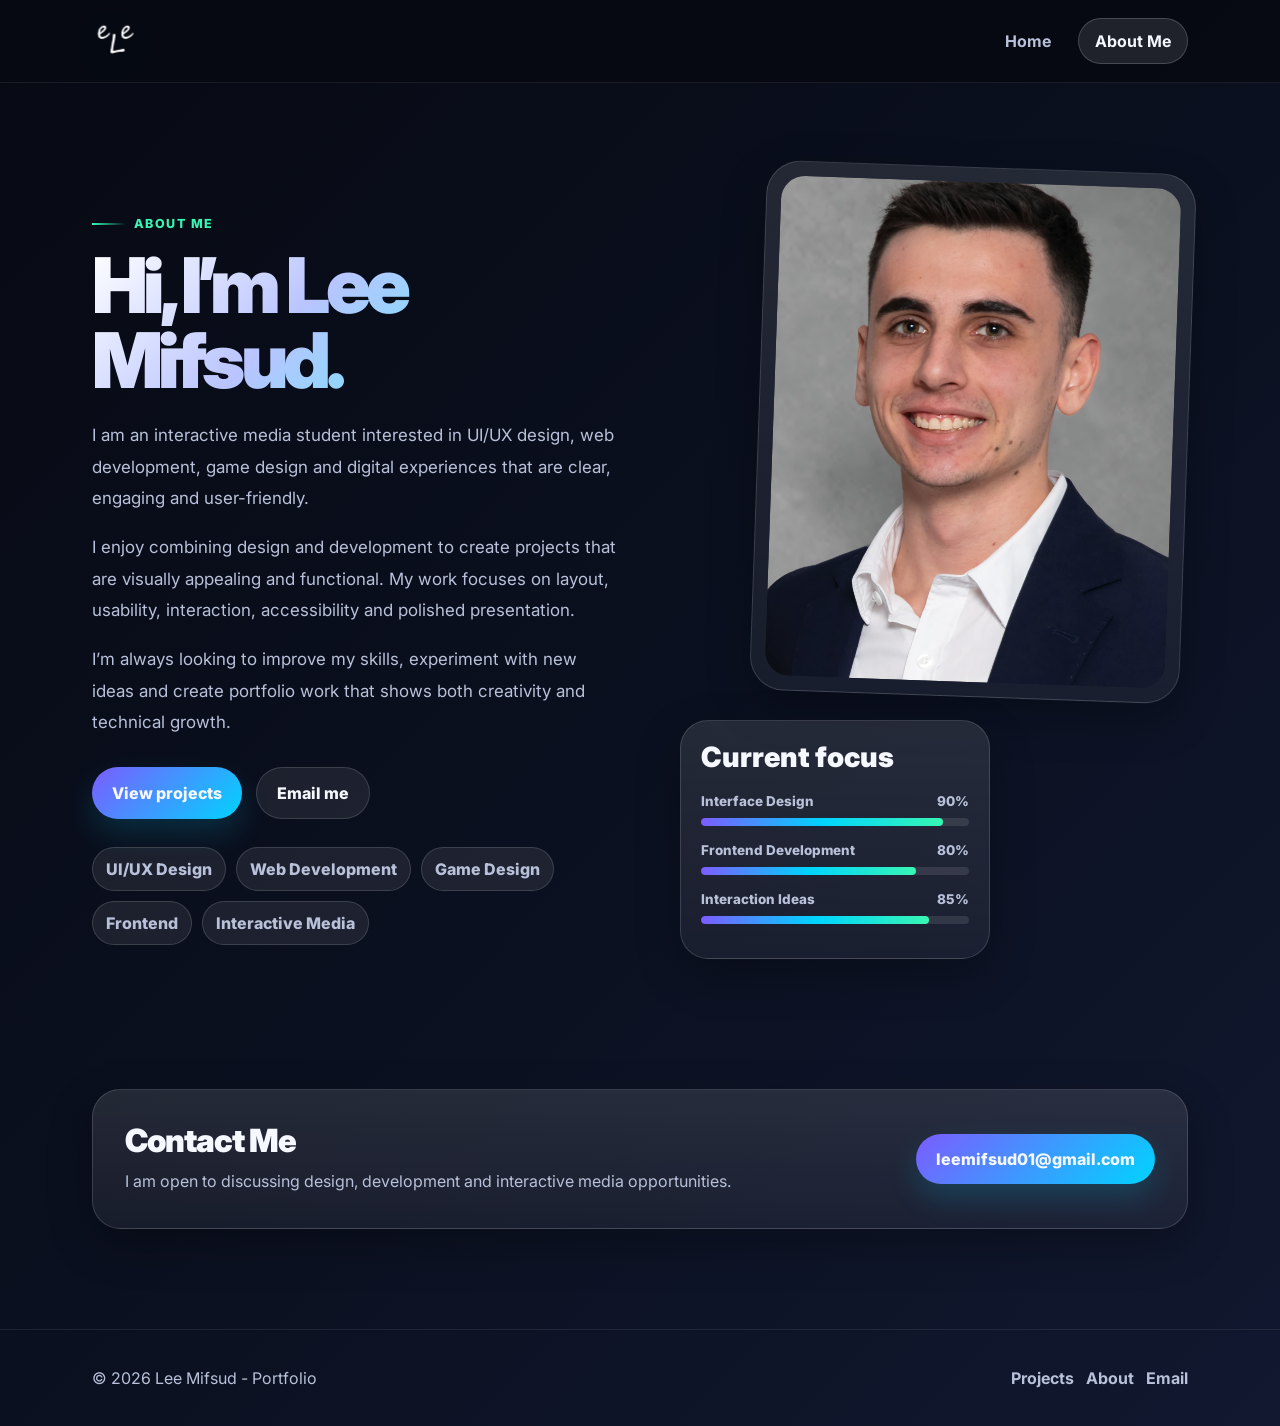
<file: about.html>
<!DOCTYPE html>
<html lang="en">
  <head>
    <meta charset="UTF-8" />
    <meta name="viewport" content="width=device-width, initial-scale=1.0" />
    <link href="https://cdn.jsdelivr.net/npm/bootstrap@5.3.3/dist/css/bootstrap.min.css" rel="stylesheet"/>
    <link rel="icon" type="image/png" href="Images/Favicon7.png">
    <link rel="preconnect" href="https://fonts.googleapis.com">
    <link rel="preconnect" href="https://fonts.gstatic.com" crossorigin>
    <link href="https://fonts.googleapis.com/css2?family=Inter:wght@400;500;600;700;800;900&display=swap" rel="stylesheet">
    <link rel="stylesheet" href="Style/style.css">
    <title>Lee Mifsud | About</title><link rel="stylesheet" href="Style/about.css">
  </head>

  <body>
    <header class="site-header">
      <div class="container">
        <nav class="navbar navbar-expand-lg navbar-dark navbar-custom">
          <div class="container-fluid px-0">
            <a class="navbar-brand logo-link" href="index.html"><img src="Images/LogoTest.png" alt="Lee Mifsud logo" class="site-logo"></a>
            <button class="navbar-toggler" type="button" data-bs-toggle="collapse" data-bs-target="#mainNav" aria-controls="mainNav" aria-expanded="false" aria-label="Toggle navigation">
              <span class="navbar-toggler-icon"></span>
            </button>
            <div class="collapse navbar-collapse" id="mainNav">
              <ul class="navbar-nav ms-auto">
                <li class="nav-item"><a class="nav-link " href="index.html">Home</a></li>
                <li class="nav-item"><a class="nav-link active" href="about.html">About Me</a></li>
              </ul>
            </div>
          </div>
        </nav>
      </div>
    </header>

    <main>
      <section class="about-section">
        <span class="bg-orb orb-a"></span>
        <span class="bg-orb orb-b"></span>
        <div class="container about-grid">
          <div class="about-content reveal">
            <div class="section-eyebrow">About me</div>
            <h1 class="about-title gradient-text">Hi, I’m Lee Mifsud.</h1>
            <p class="about-text">I am an interactive media student interested in UI/UX design, web development, game design and digital experiences that are clear, engaging and user-friendly.</p>
            <p class="about-text">I enjoy combining design and development to create projects that are visually appealing and functional. My work focuses on layout, usability, interaction, accessibility and polished presentation.</p>
            <p class="about-text">I’m always looking to improve my skills, experiment with new ideas and create portfolio work that shows both creativity and technical growth.</p>
            <div class="about-actions">
              <a href="index.html#projects" class="btn-main">View projects</a>
              <a href="mailto:leemifsud01@gmail.com" class="btn-secondary-soft">Email me</a>
            </div>
            <div class="about-tags">
              <span>UI/UX Design</span>
              <span>Web Development</span>
              <span>Game Design</span>
              <span>Frontend</span>
              <span>Interactive Media</span>
            </div>
          </div>

          <div class="about-visual reveal">
            <div class="about-image-card glass-card">
              <img src="Images/SelfImage.jpg" alt="Portrait of Lee Mifsud" class="about-image" loading="lazy" decoding="async">
            </div>
            <br><br><br><br><br><br><br><br><br><br><br><br>
            <div class="skill-panel glass-card">
              <h3>Current focus</h3>
              <div class="skill-row">
                <div>
                  <span>Interface Design</span>
                  <span>90%</span>
                </div>
                <div class="skill-bar">
                  <span style="width:90%"></span>
                </div>
              </div>
              <div class="skill-row"><div>
                <span>Frontend Development</span>
                <span>80%</span>
              </div>
              <div class="skill-bar">
                <span style="width:80%"></span>
              </div>
            </div>
            <div class="skill-row">
              <div>
                <span>Interaction Ideas</span>
                <span>85%</span>
              </div>
              <div class="skill-bar">
                <span style="width:85%"></span>
              </div>
            </div>
          </div>
        </div>
      </div>

    </section>
    <section class="contact-section">
      <div class="container">
        <div class="contact-card glass-card reveal"><div><h2>Contact Me</h2><p>I am open to discussing design, development and interactive media opportunities.</p></div><div class="contact-details"><a href="mailto:leemifsud01@gmail.com" class="btn-main">leemifsud01@gmail.com</a></div></div></div></section></main>
      <footer class="site-footer">
        <div class="container footer-row">
          <span>© 2026 Lee Mifsud - Portfolio</span>
          <div class="footer-links">
            <a href="index.html#projects">Projects</a>
            <a href="about.html">About</a>
            <a href="mailto:leemifsud01@gmail.com">Email</a>
          </div>
        </div>
      </footer>
    <script src="https://cdn.jsdelivr.net/npm/bootstrap@5.3.3/dist/js/bootstrap.bundle.min.js"></script>
    <script src="script.js"></script>
  </body>
</html>
</file>
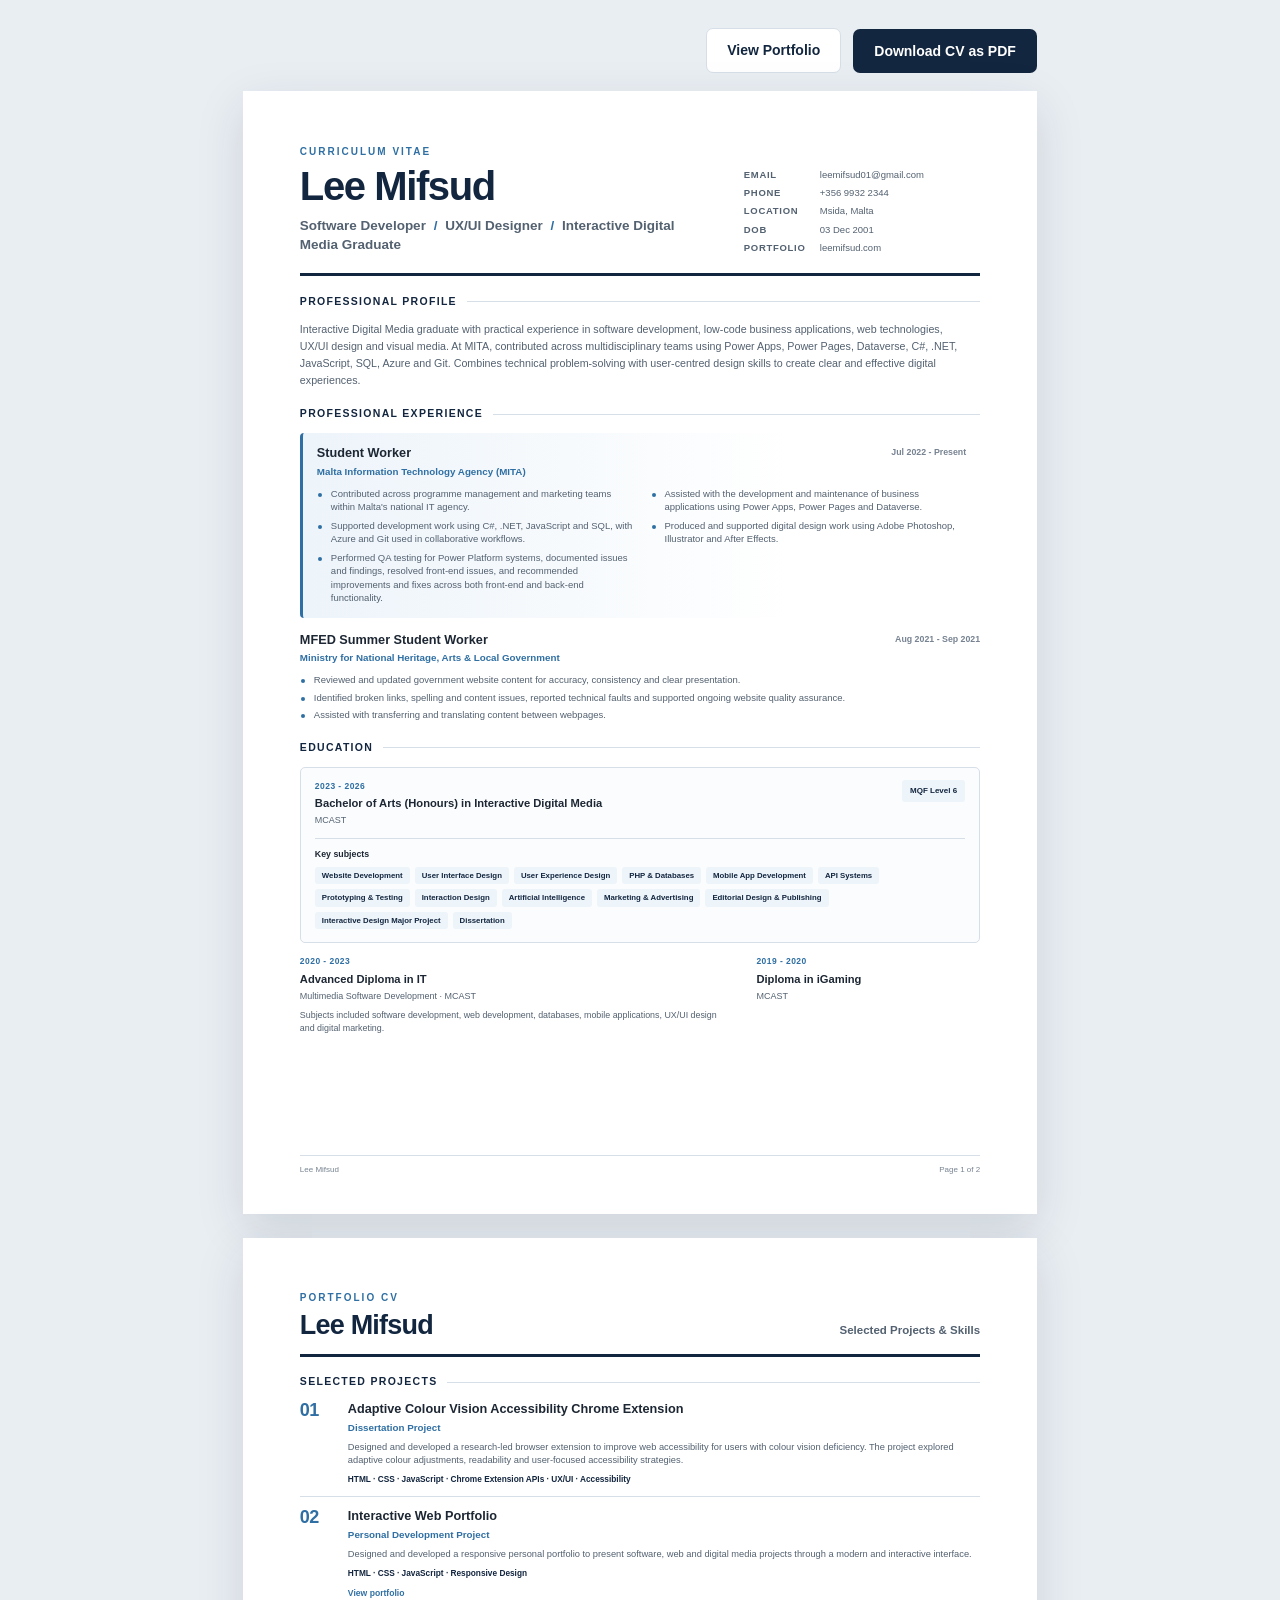
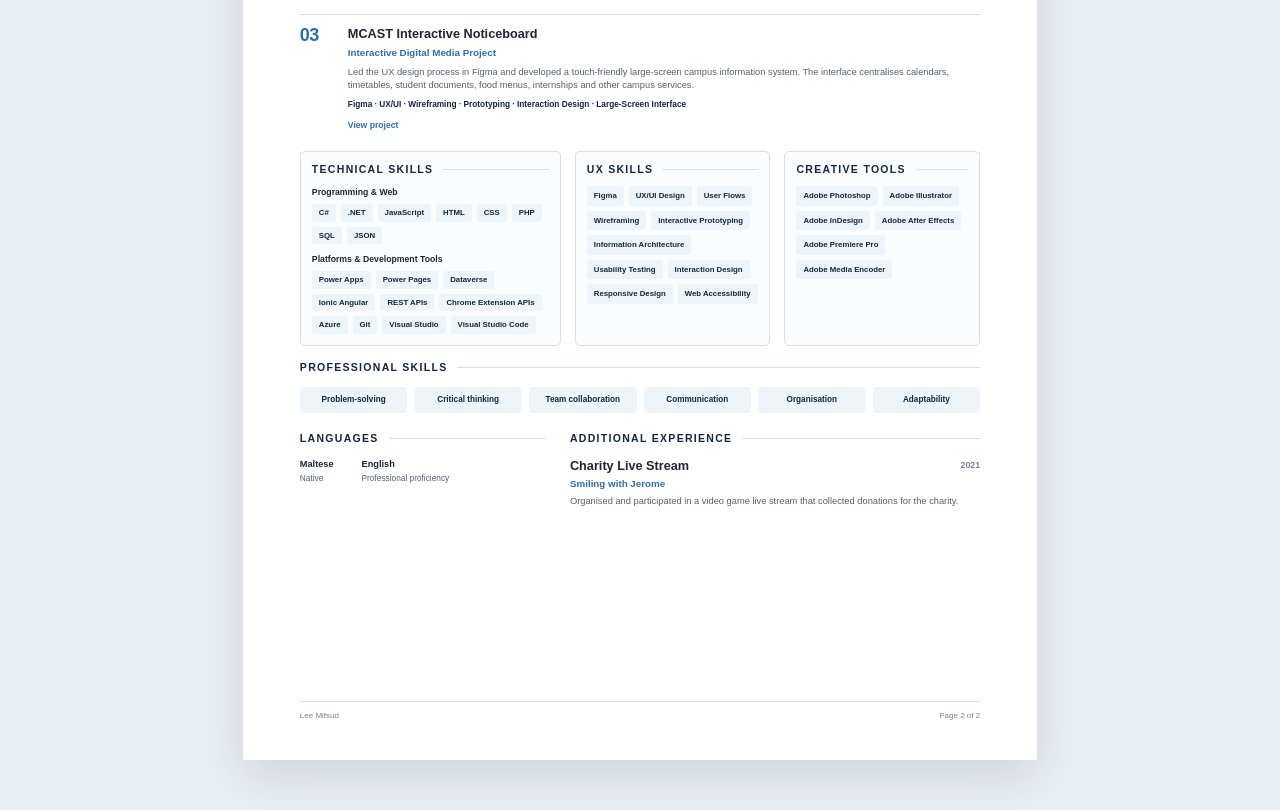
<file: CV.html>
<!-- CV.html -->

<!DOCTYPE html>
<html lang="en">

<head>
    <meta charset="UTF-8">

    <meta
        name="viewport"
        content="width=device-width, initial-scale=1.0"
    >

    <meta
        name="description"
        content="Professional CV of Lee Mifsud - software development, UX/UI design and interactive digital media."
    >

    <title>Lee Mifsud | CV</title>

    <link rel="stylesheet" href="Style/CV.css">
</head>

<body>

    <nav class="cv-controls" aria-label="CV controls">

        <a
            class="control-button secondary-button"
            href="../index.html"
        >
            View Portfolio
        </a>

        <button
            class="control-button primary-button"
            type="button"
            onclick="downloadCV()"
        >
            Download CV as PDF
        </button>

    </nav>


    <main class="cv-document" id="cvDocument">

        <!-- PAGE 1 -->

        <section class="cv-page cv-page-one" aria-label="CV page 1">

            <header class="cv-header">

                <div class="identity">

                    <p class="cv-label">
                        Curriculum Vitae
                    </p>

                    <h1>
                        Lee Mifsud
                    </h1>

                    <p class="professional-title">
                        Software Developer
                        <span aria-hidden="true">/</span>

                        UX/UI Designer
                        <span aria-hidden="true">/</span>

                        Interactive Digital Media Graduate
                    </p>

                </div>


                <address class="contact-information">

                    <div class="contact-item">

                        <span class="contact-label">
                            Email
                        </span>

                        <a href="mailto:leemifsud01@gmail.com">
                            leemifsud01@gmail.com
                        </a>

                    </div>


                    <div class="contact-item">

                        <span class="contact-label">
                            Phone
                        </span>

                        <a href="tel:+35699322344">
                            +356 9932 2344
                        </a>

                    </div>


                    <div class="contact-item">

                        <span class="contact-label">
                            Location
                        </span>

                        <span>
                            Msida, Malta
                        </span>

                    </div>


                    <div class="contact-item">

                        <span class="contact-label">
                            DOB
                        </span>

                        <time datetime="2001-12-03">
                            03 Dec 2001
                        </time>

                    </div>


                    <div class="contact-item">

                        <span class="contact-label">
                            Portfolio
                        </span>

                        <a
                            href="https://www.leemifsud.com/"
                            target="_blank"
                            rel="noopener noreferrer"
                        >
                            leemifsud.com
                        </a>

                    </div>

                </address>

            </header>


            <section class="profile-section cv-section">

                <h2 class="section-title">
                    Professional Profile
                </h2>

                <p class="profile-text">
                    Interactive Digital Media graduate with practical experience
                    in software development, low-code business applications, web
                    technologies, UX/UI design and visual media. At MITA,
                    contributed across multidisciplinary teams using Power Apps,
                    Power Pages, Dataverse, C#, .NET, JavaScript, SQL, Azure and
                    Git. Combines technical problem-solving with user-centred
                    design skills to create clear and effective digital
                    experiences.
                </p>

            </section>


            <section class="cv-section experience-section">

                <h2 class="section-title">
                    Professional Experience
                </h2>


                <article class="experience-item featured-item">

                    <div class="item-heading">

                        <div>

                            <h3>
                                Student Worker
                            </h3>

                            <p class="organisation">
                                Malta Information Technology Agency (MITA)
                            </p>

                        </div>

                        <p class="item-date">
                            Jul 2022 - Present
                        </p>

                    </div>


                    <ul class="item-details">

                        <li>
                            Contributed across programme management and marketing teams within
                            Malta's national IT agency.
                        </li>

                        <li>
                            Assisted with the development and maintenance of
                            business applications using Power Apps, Power
                            Pages and Dataverse.
                        </li>

                        <li>
                            Supported development work using C#, .NET,
                            JavaScript and SQL, with Azure and Git used in
                            collaborative workflows.
                        </li>

                        <li>
                            Produced and supported digital design work using
                            Adobe Photoshop, Illustrator and After Effects.
                        </li>

                        <li>
                        Performed QA testing for Power Platform systems, documented issues and findings, resolved front-end issues, and recommended improvements and fixes across both front-end and back-end functionality.                        
                        </li>

                    </ul>

                </article>


                <article class="experience-item">

                    <div class="item-heading">

                        <div>

                            <h3>
                                MFED Summer Student Worker
                            </h3>

                            <p class="organisation">
                                Ministry for National Heritage, Arts &amp;
                                Local Government
                            </p>

                        </div>

                        <p class="item-date">
                            Aug 2021 - Sep 2021
                        </p>

                    </div>


                    <ul class="item-details compact-details">

                        <li>
                            Reviewed and updated government website content
                            for accuracy, consistency and clear presentation.
                        </li>

                        <li>
                            Identified broken links, spelling and content
                            issues, reported technical faults and supported
                            ongoing website quality assurance.
                        </li>

                        <li>
                            Assisted with transferring and translating
                            content between webpages.
                        </li>

                    </ul>

                </article>

            </section>


            <section class="cv-section education-section">

                <h2 class="section-title">
                    Education
                </h2>


                <article class="education-item degree-item">

                    <div class="education-heading">

                        <div>

                            <p class="education-date">
                                2023 - 2026
                            </p>

                            <h3>
                                Bachelor of Arts (Honours) in Interactive
                                Digital Media
                            </h3>

                            <p class="education-provider">
                                MCAST
                            </p>

                        </div>

                        <span class="qualification-level">
                            MQF Level 6
                        </span>

                    </div>


                    <div class="subjects-block">

                        <h4>
                            Key subjects
                        </h4>

                        <ul class="subject-list">

                            <li>Website Development</li>
                            <li>User Interface Design</li>
                            <li>User Experience Design</li>
                            <li>PHP &amp; Databases</li>
                            <li>Mobile App Development</li>
                            <li>API Systems</li>
                            <li>Prototyping &amp; Testing</li>
                            <li>Interaction Design</li>
                            <li>Artificial Intelligence</li>
                            <li>Marketing &amp; Advertising</li>
                            <li>Editorial Design &amp; Publishing</li>
                            <li>Interactive Design Major Project</li>
                            <li>Dissertation</li>

                        </ul>

                    </div>

                </article>


                <div class="education-grid">

                    <article class="education-item">

                        <p class="education-date">
                            2020 - 2023
                        </p>

                        <h3>
                            Advanced Diploma in IT
                        </h3>

                        <p class="education-provider">
                            Multimedia Software Development · MCAST
                        </p>

                        <p class="education-summary">
                            Subjects included software development, web
                            development, databases, mobile applications,
                            UX/UI design and digital marketing.
                        </p>

                    </article>


                    <article class="education-item">

                        <p class="education-date">
                            2019 - 2020
                        </p>

                        <h3>
                            Diploma in iGaming
                        </h3>

                        <p class="education-provider">
                            MCAST
                        </p>

                    </article>

                </div>

            </section>


            <footer class="cv-footer">

                <p>
                    Lee Mifsud
                </p>

                <p>
                    Page 1 of 2
                </p>

            </footer>

        </section>


        <!-- PAGE 2 -->

        <section class="cv-page cv-page-two" aria-label="CV page 2">

            <header class="continuation-header">

                <div>

                    <p class="cv-label">
                        Portfolio CV
                    </p>

                    <h2>
                        Lee Mifsud
                    </h2>

                </div>

                <p>
                    Selected Projects &amp; Skills
                </p>

            </header>


            <section class="cv-section projects-section">

                <h2 class="section-title">
                    Selected Projects
                </h2>


                <article class="project-item">

                    <div class="project-number" aria-hidden="true">
                        01
                    </div>

                    <div class="project-content">

                        <div class="item-heading">

                            <div>

                                <h3>
                                    Adaptive Colour Vision Accessibility
                                    Chrome Extension
                                </h3>

                                <p class="organisation">
                                    Dissertation Project
                                </p>

                            </div>

                        </div>

                        <p class="project-description">
                            Designed and developed a research-led browser
                            extension to improve web accessibility for users
                            with colour vision deficiency. The project
                            explored adaptive colour adjustments, readability
                            and user-focused accessibility strategies.
                        </p>

                        <p class="technology-list">
                            HTML · CSS · JavaScript · Chrome Extension APIs ·
                            UX/UI · Accessibility
                        </p>

                    </div>

                </article>


                <article class="project-item">

                    <div class="project-number" aria-hidden="true">
                        02
                    </div>

                    <div class="project-content">

                        <div class="item-heading">

                            <div>

                                <h3>
                                    Interactive Web Portfolio
                                </h3>

                                <p class="organisation">
                                    Personal Development Project
                                </p>

                            </div>

                        </div>

                        <p class="project-description">
                            Designed and developed a responsive personal
                            portfolio to present software, web and digital
                            media projects through a modern and interactive
                            interface.
                        </p>

                        <p class="technology-list">
                            HTML · CSS · JavaScript · Responsive Design
                        </p>

                        <a
                            class="project-link"
                            href="https://www.leemifsud.com/"
                            target="_blank"
                            rel="noopener noreferrer"
                        >
                            View portfolio
                        </a>

                    </div>

                </article>


                <article class="project-item">

                    <div class="project-number" aria-hidden="true">
                        03
                    </div>

                    <div class="project-content">

                        <div class="item-heading">

                            <div>

                                <h3>
                                    MCAST Interactive Noticeboard
                                </h3>

                                <p class="organisation">
                                    Interactive Digital Media Project
                                </p>

                            </div>

                        </div>

                        <p class="project-description">
                            Led the UX design process in Figma and developed
                            a touch-friendly large-screen campus information
                            system. The interface centralises calendars,
                            timetables, student documents, food menus,
                            internships and other campus services.
                        </p>

                        <p class="technology-list">
                            Figma · UX/UI · Wireframing · Prototyping ·
                            Interaction Design · Large-Screen Interface
                        </p>

                        <a
                            class="project-link"
                            href="../interactivenoticeboard.html"
                        >
                            View project
                        </a>

                    </div>

                </article>

            </section>


            <div class="skills-grid">

                <section
                    class="cv-section skills-panel technical-skills-section"
                >

                    <h2 class="section-title">
                        Technical Skills
                    </h2>


                    <div class="skill-group">

                        <h3>
                            Programming &amp; Web
                        </h3>

                        <ul class="skill-list">

                            <li>C#</li>
                            <li>.NET</li>
                            <li>JavaScript</li>
                            <li>HTML</li>
                            <li>CSS</li>
                            <li>PHP</li>
                            <li>SQL</li>
                            <li>JSON</li>

                        </ul>

                    </div>


                    <div class="skill-group">

                        <h3>
                            Platforms &amp; Development Tools
                        </h3>

                        <ul class="skill-list">

                            <li>Power Apps</li>
                            <li>Power Pages</li>
                            <li>Dataverse</li>
                            <li>Ionic Angular</li>
                            <li>REST APIs</li>
                            <li>Chrome Extension APIs</li>
                            <li>Azure</li>
                            <li>Git</li>
                            <li>Visual Studio</li>
                            <li>Visual Studio Code</li>

                        </ul>

                    </div>

                </section>


                <section class="cv-section skills-panel ux-skills-section">

                    <h2 class="section-title">
                        UX Skills
                    </h2>

                    <ul class="skill-list skill-list-large">

                        <li>Figma</li>
                        <li>UX/UI Design</li>
                        <li>User Flows</li>
                        <li>Wireframing</li>
                        <li>Interactive Prototyping</li>
                        <li>Information Architecture</li>
                        <li>Usability Testing</li>
                        <li>Interaction Design</li>
                        <li>Responsive Design</li>
                        <li>Web Accessibility</li>

                    </ul>

                </section>


                <section
                    class="cv-section skills-panel creative-tools-section"
                >

                    <h2 class="section-title">
                        Creative Tools
                    </h2>

                    <ul class="skill-list skill-list-large">

                        <li>Adobe Photoshop</li>
                        <li>Adobe Illustrator</li>
                        <li>Adobe InDesign</li>
                        <li>Adobe After Effects</li>
                        <li>Adobe Premiere Pro</li>
                        <li>Adobe Media Encoder</li>

                    </ul>

                </section>

            </div>


            <section class="cv-section professional-section">

                <h2 class="section-title">
                    Professional Skills
                </h2>

                <ul class="professional-skills">

                    <li>Problem-solving</li>
                    <li>Critical thinking</li>
                    <li>Team collaboration</li>
                    <li>Communication</li>
                    <li>Organisation</li>
                    <li>Adaptability</li>

                </ul>

            </section>


            <div class="bottom-information-grid">

                <section class="cv-section languages-section">

                    <h2 class="section-title">
                        Languages
                    </h2>

                    <div class="language-list">

                        <div class="language-item">

                            <strong>
                                Maltese
                            </strong>

                            <span>
                                Native
                            </span>

                        </div>


                        <div class="language-item">

                            <strong>
                                English
                            </strong>

                            <span>
                                Professional proficiency
                            </span>

                        </div>

                    </div>

                </section>


                <section class="cv-section additional-section">

                    <h2 class="section-title">
                        Additional Experience
                    </h2>

                    <article class="additional-item">

                        <div class="item-heading">

                            <div>

                                <h3>
                                    Charity Live Stream
                                </h3>

                                <p class="organisation">
                                    Smiling with Jerome
                                </p>

                            </div>

                            <p class="item-date">
                                2021
                            </p>

                        </div>

                        <p class="project-description">
                            Organised and participated in a video game live
                            stream that collected donations for the charity.
                        </p>

                    </article>

                </section>

            </div>


            <footer class="cv-footer">

                <p>
                    Lee Mifsud
                </p>

                <p>
                    Page 2 of 2
                </p>

            </footer>

        </section>

    </main>


    <script src="CV.js"></script>

</body>

</html>
</file>
<file: Style/style.css>
:root{
  --bg:#0b1020;
  --bg-2:#101833;
  --card:rgba(255,255,255,.08);
  --card-strong:rgba(255,255,255,.13);
  --text:#f6f8ff;
  --muted:#b8c1d9;
  --line:rgba(255,255,255,.14);
  --primary:#7c5cff;
  --primary-2:#00d4ff;
  --accent:#38f6b3;
  --shadow:0 16px 44px rgba(0,0,0,.28);
  --radius:28px;
}

*{
  box-sizing:border-box;
}

html{
  scroll-behavior:smooth;
}

body{
  margin:0;
  font-family:'Inter',system-ui,-apple-system,Segoe UI,sans-serif;
  color:var(--text);
  background:linear-gradient(135deg,#070a13 0%,#0b1020 52%,#11182f 100%);
  min-height:100vh;
  overflow-x:hidden;
}

a{
  color:inherit;
}

img{
  max-width:100%;
}

.container{
  width:min(1120px, calc(100% - 32px)); 
  margin-inline:auto;
}

.site-header{
  position:sticky; top:0; z-index:1000;
  padding:14px 0;
  background:rgba(7,10,19,.94);
  border-bottom:1px solid rgba(255,255,255,.08);
}

.navbar-custom{
  padding:0;
}

.site-logo{
  height:44px;
  width:auto;
  display:block;
  filter:drop-shadow(0 8px 22px rgba(0,212,255,.12));
  transition:.2s ease;
}

.logo-link:hover, .site-logo{
  transform:translateY(-2px) scale(1.04);
}

.navbar-nav{
  gap:10px;
}

.nav-link{
  color:var(--muted)!important;
  font-weight:700;
  padding:10px 16px!important;
  border:1px solid transparent;
  border-radius:999px;
  transition:.2s ease;
}

.nav-link:hover, .nav-link.active{
  color:var(--text)!important;
  background:rgba(255,255,255,.1);
  border-color:rgba(255,255,255,.18);
}

.navbar-toggler{
  border:1px solid var(--line);
  border-radius:14px;
  padding:8px 10px;
}

.navbar-toggler:focus{
  box-shadow:0 0 0 4px rgba(124,92,255,.24);
}

.navbar-toggler-icon {
  background-image: url("data:image/svg+xml,%3csvg xmlns='http://www.w3.org/2000/svg' viewBox='0 0 30 30'%3e%3cpath stroke='rgba%28255, 255, 255, 1%29' stroke-linecap='round' stroke-miterlimit='10' stroke-width='2' d='M4 7h22M4 15h22M4 23h22'/%3e%3c/svg%3e");
}

.section-eyebrow, .section-label{
  display:inline-flex;
  align-items:center;
  gap:8px;
  color:var(--accent);
  font-weight:800;
  letter-spacing:.12em;
  text-transform:uppercase;
  font-size:.78rem;
  margin-bottom:14px;
}

.section-eyebrow::before, 
.section-label::before{
  content:"";
  width:34px;
  height:2px;
  background:linear-gradient(90deg,var(--accent),transparent);
}

.btn-main, 
.btn-secondary-soft, 
.home-main-button, 
.home-secondary-button, 
.back-link{
  display:inline-flex;
  align-items:center;
  justify-content:center;
  gap:10px;
  padding:13px 20px;
  border-radius:999px;
  text-decoration:none;
  font-weight:800;
  transition:transform .2s ease,box-shadow .2s ease,border-color .2s ease,background .2s ease;
  color:var(--text);
}

.btn-main, 
.home-main-button{
  background:linear-gradient(135deg,var(--primary),var(--primary-2));
  box-shadow:0 14px 30px rgba(0,212,255,.16);
}

.btn-secondary-soft, 
.home-secondary-button, 
.back-link{
  background:rgba(255,255,255,.08);
  border:1px solid var(--line);
  color:var(--text);
}

.btn-main:hover, 
.btn-secondary-soft:hover, 
.home-main-button:hover, 
.home-secondary-button:hover, 
.back-link:hover{
  transform:translateY(-3px);
  color:var(--text);
  box-shadow:0 18px 34px rgba(0,0,0,.24);
  border-color:rgba(255,255,255,.28);
}

.glass-card, 
.project-info-card{
  background:linear-gradient(180deg,rgba(255,255,255,.11),rgba(255,255,255,.055));
  border:1px solid var(--line);
  border-radius:var(--radius);
  box-shadow:var(--shadow);
}

.gradient-text{
  background:linear-gradient(135deg,#fff 0%,#b9c4ff 40%,#67e8f9 76%);
  -webkit-background-clip:text;
  background-clip:text;
  color:transparent;
}

.reveal{
  opacity:0;
  transform:translateY(16px);
  transition:opacity .45s ease,transform .45s ease;
}

.reveal.is-visible{
  opacity:1;
  transform:none;
}

.image-modal-content{
  background:transparent;
  border:0;
}

.modal-image{
  max-height:86vh;
  max-width:100%;
  border-radius:24px;
  box-shadow:0 30px 80px rgba(0,0,0,.55);
}

.image-modal-close{
  position:absolute;
  right:0;
  top:-38px;
  filter:invert(1);
  opacity:1;
}

.site-footer{
  padding:36px 0;
  border-top:1px solid rgba(255,255,255,.08);
  color:var(--muted);
}

.footer-row{
  display:flex;
  align-items:center;
  justify-content:space-between;
  gap:20px;
  flex-wrap:wrap;
}

.footer-links{
  display:flex;
  gap:12px;
  flex-wrap:wrap;
}

.footer-links a{
  color:var(--muted);
  text-decoration:none;
  font-weight:700;
}

.footer-links a:hover{
  color:var(--text);
}

@media (max-width: 991.98px){
  .navbar-collapse{
    padding-top:14px;
  }
  
  .nav-link{
    margin-bottom:6px;
  }
  
  .container{
    width:min(100% - 24px,1120px);
  }
}

@media (prefers-reduced-motion: reduce){
  *,*::before,*::after{
    animation:none!important;
    scroll-behavior:auto!important;
    transition:none!important;
  }
  
  .reveal{
    opacity:1;
    transform:none;
  }
}
</file>
<file: Style/about.css>
.about-section{
    position:relative;
    padding:84px 0 104px;
    overflow:hidden;
}

.about-grid{
    display:grid;
    grid-template-columns:1.02fr .98fr;
    gap:60px;
    align-items:center;
}

.about-title{
    font-size:clamp(2.5rem,6vw,5.6rem);
    font-weight:900;
    line-height:.98;
    letter-spacing:-.06em;
    margin:0 0 22px;
}

.about-text{
    font-size:1.06rem;
    line-height:1.85;
    color:var(--muted);
    margin-bottom:18px
}

.about-actions{
    display:flex;
    gap:14px;
    flex-wrap:wrap;
    margin:28px 0;
}

.about-tags{
    display:flex;
    flex-wrap:wrap;
    gap:10px;
}

.about-tags span{
    padding:9px 13px;
    border-radius:999px;
    background:rgba(255,255,255,.08);
    border:1px solid var(--line);
    font-weight:800;
    color:var(--muted);
    transition:.25s ease;
}

.about-tags span:hover{
    transform:translateY(-4px) rotate(-2deg);
    color:var(--text);
    border-color:rgba(255,255,255,.32);
}

.about-visual{
    position:relative;
}

.about-image-card{
    width:min(430px,100%);
    margin-left:auto;
    padding:14px;
    border-radius:34px;
    transform:rotate(2deg);
    transition:.25s ease;
}

.about-image-card:hover{
    transform:rotate(0deg) translateY(-8px);
}

.about-image{
    display:block;
    width:100%;
    aspect-ratio:4/5;
    object-fit:cover;
    border-radius:24px;
}

.skill-panel{
    position:absolute;
    left:0;
    bottom:26px;
    width:min(310px,80%);
    padding:20px;
}

.skill-panel h3{
    font-weight:900;
    margin-bottom:16px;
}

.skill-row{
    margin-bottom:14px;
}

.skill-row div{
    display:flex;
    justify-content:space-between;
    color:var(--muted);
    font-weight:800;
    font-size:.84rem;
    margin-bottom:7px
}

.skill-bar{
    height:8px;
    background:rgba(255,255,255,.1);
    border-radius:99px;
    overflow:hidden;
}

.skill-bar span{
    display:block;
    height:100%;
    background:linear-gradient(90deg,var(--primary),var(--primary-2),var(--accent));
    border-radius:99px;
}

.contact-section{
    padding:0 0 100px;
}

.contact-card{
    padding:32px;
    display:grid;
    grid-template-columns:1fr auto;
    gap:24px;
    align-items:center;
}

.contact-card h2{
    font-weight:900;
    letter-spacing:-.03em;
}

.contact-card p{
    color:var(--muted);
    margin:0;
    line-height:1.7;
}

.contact-details{
    display:flex;
    gap:12px;
    flex-wrap:wrap;
}

@media(max-width:991.98px){
    .about-grid{
        grid-template-columns:1fr;
    }
    
    .about-image-card{
        margin:0 auto;
    }
    
    .skill-panel{
        position:relative;
        margin:18px auto 0;
        width:100%;
    }
    
    .contact-card{
        grid-template-columns:1fr;
    }
}

@media(max-width:575.98px){
    .about-actions a,
    .contact-details a{
        width:100%;
    }
    
    .about-section{
        padding-top:54px;
    }
}
</file>
<file: Style/CV.css>
/* CV.css */

:root {
    --navy: #13263f;
    --navy-soft: #263e5b;
    --accent: #2f6fa3;
    --accent-light: #edf4fa;

    --text-primary: #1d2733;
    --text-secondary: #536170;
    --text-light: #778391;

    --border: #d6dee7;
    --page-background: #ffffff;
    --website-background: #e9eef3;

    --page-width: 210mm;
    --page-height: 297mm;

    --font-primary:
        "Segoe UI",
        Arial,
        Helvetica,
        sans-serif;
}


* {
    box-sizing: border-box;
}

html {
    scroll-behavior: smooth;
}

body {
    margin: 0;
    padding: 0;

    background: var(--website-background);
    color: var(--text-primary);

    font-family: var(--font-primary);
    font-size: 16px;

    line-height: 1.5;
}

a {
    color: inherit;
}

button,
a {
    -webkit-tap-highlight-color: transparent;
}


/* WEBSITE CONTROLS */

.cv-controls {
    width: var(--page-width);

    margin: 0 auto;
    padding: 28px 0 18px;

    display: flex;
    justify-content: flex-end;
    align-items: center;

    gap: 12px;
}

.control-button {
    min-height: 44px;

    padding: 11px 20px;

    border: 1px solid transparent;
    border-radius: 7px;

    font-family: inherit;
    font-size: 14px;
    font-weight: 600;

    text-decoration: none;

    cursor: pointer;

    display: inline-flex;
    justify-content: center;
    align-items: center;

    transition:
        transform 0.2s ease,
        background-color 0.2s ease,
        border-color 0.2s ease;
}

.control-button:hover {
    transform: translateY(-2px);
}

.primary-button {
    background: var(--navy);
    color: #ffffff;
}

.primary-button:hover {
    background: var(--navy-soft);
}

.secondary-button {
    background: #ffffff;
    color: var(--navy);

    border-color: var(--border);
}

.secondary-button:hover {
    border-color: var(--navy);
}


/* CV DOCUMENT */

.cv-document {
    width: var(--page-width);

    margin: 0 auto 50px;

    display: flex;
    flex-direction: column;

    gap: 24px;
}

.cv-page {
    width: var(--page-width);
    min-height: var(--page-height);

    padding: 14mm 15mm 10mm;

    background: var(--page-background);

    box-shadow:
        0 15px 45px rgba(24, 39, 56, 0.13);

    display: flex;
    flex-direction: column;
}


/* MAIN HEADER */

.cv-header {
    padding-bottom: 18px;

    border-bottom: 3px solid var(--navy);

    display: flex;
    justify-content: space-between;
    align-items: flex-end;

    gap: 32px;
}

.identity {
    width: 61%;
}

.cv-label {
    margin: 0 0 7px;

    color: var(--accent);

    font-size: 10px;
    font-weight: 700;

    letter-spacing: 2px;
    text-transform: uppercase;
}

.identity h1 {
    margin: 0;

    color: var(--navy);

    font-size: 40px;
    font-weight: 700;

    line-height: 1;
    letter-spacing: -1.4px;
}

.professional-title {
    margin: 10px 0 0;

    color: var(--text-secondary);

    font-size: 13.5px;
    font-weight: 600;

    line-height: 1.45;
}

.professional-title span {
    margin: 0 4px;

    color: var(--accent);
}


/* CONTACT INFORMATION */

.contact-information {
    width: 35%;

    margin: 0;

    font-style: normal;

    display: flex;
    flex-direction: column;

    gap: 4px;
}

.contact-item {
    display: flex;
    align-items: baseline;

    gap: 8px;
}

.contact-label {
    width: 68px;
    flex: 0 0 68px;

    color: var(--text-light);

    font-size: 7.5px;
    font-weight: 700;

    letter-spacing: 0.7px;
    text-transform: uppercase;
}

.contact-item a,
.contact-item span,
.contact-item time {
    min-width: 0;

    overflow-wrap: anywhere;

    color: var(--text-secondary);

    font-size: 9.5px;

    text-decoration: none;
}

.contact-item a:hover {
    color: var(--accent);

    text-decoration: underline;
}


/* PAGE TWO HEADER */

.continuation-header {
    padding-bottom: 15px;

    border-bottom: 3px solid var(--navy);

    display: flex;
    justify-content: space-between;
    align-items: flex-end;

    gap: 30px;
}

.continuation-header > div {
    width: 55%;
}

.continuation-header h2 {
    margin: 0;

    color: var(--navy);

    font-size: 27px;

    line-height: 1;
    letter-spacing: -0.8px;
}

.continuation-header > p {
    width: 40%;

    margin: 0;

    color: var(--text-secondary);

    font-size: 11.5px;
    font-weight: 600;

    text-align: right;
}


/* GENERAL SECTIONS */

.cv-section {
    margin-top: 18px;
}

.section-title {
    margin: 0 0 11px;

    color: var(--navy);

    font-size: 10.5px;
    font-weight: 700;

    letter-spacing: 1.3px;
    text-transform: uppercase;

    display: flex;
    align-items: center;

    gap: 10px;

    break-after: avoid;
    page-break-after: avoid;
}

.section-title::after {
    content: "";

    height: 1px;

    background: var(--border);

    flex: 1;
}


/* PROFESSIONAL PROFILE */

.profile-section {
    margin-top: 18px;
}

.profile-text {
    max-width: 97%;

    margin: 0;

    color: var(--text-secondary);

    font-size: 10.7px;

    line-height: 1.58;
}


/* PREVENT ITEMS SPLITTING */

.experience-item,
.project-item,
.additional-item,
.education-item,
.skill-group,
.language-item,
.skills-panel {
    break-inside: avoid;
    page-break-inside: avoid;
}


/* PROFESSIONAL EXPERIENCE */

.experience-item {
    margin-bottom: 14px;
    padding: 0 0 14px;

    border-bottom: 1px solid var(--border);
}

.experience-item:last-child {
    margin-bottom: 0;
    padding-bottom: 0;

    border-bottom: none;
}

.featured-item {
    padding: 12px 14px 13px;

    background:
        linear-gradient(
            90deg,
            var(--accent-light),
            #ffffff 72%
        );

    border-left: 3px solid var(--accent);
    border-bottom: none;

    border-radius: 4px;
}

.item-heading {
    display: flex;
    justify-content: space-between;
    align-items: flex-start;

    gap: 16px;
}

.item-heading > div {
    min-width: 0;
}

.item-heading h3 {
    margin: 0;

    color: var(--text-primary);

    font-size: 12.7px;
    font-weight: 700;

    line-height: 1.3;
}

.organisation {
    margin: 3px 0 0;

    color: var(--accent);

    font-size: 9.8px;
    font-weight: 600;

    line-height: 1.35;
}

.item-date {
    flex: 0 0 auto;

    margin: 1px 0 0;

    color: var(--text-light);

    font-size: 8.8px;
    font-weight: 600;
}

.item-details {
    margin: 9px 0 0;
    padding: 0;

    list-style: none;

    display: grid;
    grid-template-columns: 1fr 1fr;

    gap: 5px 18px;
}

.compact-details {
    grid-template-columns: 1fr;

    gap: 4px;
}

.item-details li {
    position: relative;

    padding-left: 14px;

    color: var(--text-secondary);

    font-size: 9.5px;

    line-height: 1.42;
}

.item-details li::before {
    content: "";

    position: absolute;

    top: 6px;
    left: 1px;

    width: 4px;
    height: 4px;

    background: var(--accent);

    border-radius: 50%;
}


/* EDUCATION */

.education-item {
    margin: 0;
}

.degree-item {
    padding: 12px 14px 13px;

    background: #fbfcfe;

    border: 1px solid var(--border);
    border-radius: 5px;
}

.education-heading {
    display: flex;
    justify-content: space-between;
    align-items: flex-start;

    gap: 20px;
}

.education-date {
    margin: 0 0 4px;

    color: var(--accent);

    font-size: 8.5px;
    font-weight: 700;

    letter-spacing: 0.45px;
    text-transform: uppercase;
}

.education-item h3 {
    margin: 0;

    color: var(--text-primary);

    font-size: 11.2px;
    font-weight: 700;

    line-height: 1.32;
}

.education-provider {
    margin: 3px 0 0;

    color: var(--text-secondary);

    font-size: 9px;
}

.qualification-level {
    flex: 0 0 auto;

    padding: 5px 8px;

    background: var(--accent-light);
    color: var(--navy);

    font-size: 8px;
    font-weight: 700;

    border-radius: 3px;
}

.subjects-block {
    margin-top: 10px;
    padding-top: 9px;

    border-top: 1px solid var(--border);
}

.subjects-block h4 {
    margin: 0 0 6px;

    color: var(--text-primary);

    font-size: 8.8px;
}

.subject-list,
.skill-list {
    margin: 0;
    padding: 0;

    list-style: none;

    display: flex;
    flex-wrap: wrap;

    gap: 5px;
}

.subject-list li,
.skill-list li {
    padding: 4px 7px;

    background: var(--accent-light);
    color: var(--navy);

    font-size: 7.8px;
    font-weight: 700;

    line-height: 1.22;

    border-radius: 3px;
}

.education-grid {
    margin-top: 11px;

    display: grid;
    grid-template-columns: 1.45fr 0.75fr;

    gap: 24px;
}

.education-grid .education-item {
    padding-top: 1px;
}

.education-summary {
    margin: 6px 0 0;

    color: var(--text-secondary);

    font-size: 8.9px;

    line-height: 1.43;
}


/* PROJECTS */

.projects-section {
    margin-top: 17px;
}

.project-item {
    margin-bottom: 11px;
    padding: 0 0 11px;

    border-bottom: 1px solid var(--border);

    display: grid;
    grid-template-columns: 36px 1fr;

    gap: 12px;
}

.project-item:last-child {
    margin-bottom: 0;
    padding-bottom: 0;

    border-bottom: none;
}

.project-number {
    color: var(--accent);

    font-size: 18px;
    font-weight: 700;

    line-height: 1;
    letter-spacing: -0.5px;
}

.project-description {
    margin: 7px 0 0;

    color: var(--text-secondary);

    font-size: 9.3px;

    line-height: 1.45;
}

.technology-list {
    margin: 6px 0 0;

    color: var(--navy);

    font-size: 8.3px;
    font-weight: 700;

    line-height: 1.4;
}

.project-link {
    margin-top: 5px;

    color: var(--accent);

    font-size: 8.6px;
    font-weight: 700;

    text-decoration: none;

    display: inline-block;
}

.project-link:hover {
    text-decoration: underline;
}


/* SKILL SECTIONS */

.skills-grid {
    margin-top: 3px;

    display: grid;
    grid-template-columns: 1.2fr 0.9fr 0.9fr;

    gap: 14px;

    align-items: stretch;
}

.skills-panel {
    margin-top: 13px;

    padding: 10px 11px 11px;

    background: #fbfcfe;

    border: 1px solid var(--border);
    border-radius: 5px;
}

.skills-panel .section-title {
    margin-bottom: 9px;
}

.skill-group {
    margin-bottom: 9px;
}

.skill-group:last-child {
    margin-bottom: 0;
}

.skill-group h3 {
    margin: 0 0 5px;

    color: var(--text-primary);

    font-size: 8.7px;
    font-weight: 700;
}

.skill-list-large li {
    padding: 5px 7px;
}


/* PROFESSIONAL SKILLS */

.professional-section {
    margin-top: 14px;
}

.professional-skills {
    margin: 0;
    padding: 0;

    list-style: none;

    display: grid;
    grid-template-columns: repeat(6, 1fr);

    gap: 7px;
}

.professional-skills li {
    padding: 7px 6px;

    background: var(--accent-light);
    color: var(--navy);

    font-size: 8.2px;
    font-weight: 700;

    text-align: center;

    border-radius: 3px;
}


/* BOTTOM INFORMATION */

.bottom-information-grid {
    display: grid;
    grid-template-columns: 0.75fr 1.25fr;

    gap: 24px;
}

.language-list {
    display: flex;

    gap: 28px;
}

.language-item {
    display: flex;
    flex-direction: column;

    gap: 1px;
}

.language-item strong {
    color: var(--text-primary);

    font-size: 9.2px;
}

.language-item span {
    color: var(--text-secondary);

    font-size: 8.3px;
}

.additional-item .project-description {
    margin-top: 5px;
}


/* FOOTER */

.cv-footer {
    margin-top: auto;
    padding-top: 8px;

    border-top: 1px solid var(--border);

    color: var(--text-light);

    font-size: 8px;

    display: flex;
    justify-content: space-between;
}

.cv-footer p {
    margin: 0;
}


/* RESPONSIVE DESIGN */

@media screen and (max-width: 900px) {

    body {
        background: var(--page-background);
    }

    .cv-controls {
        width: 100%;

        padding: 15px;

        position: sticky;
        top: 0;
        z-index: 100;

        background: rgba(255, 255, 255, 0.96);

        border-bottom: 1px solid var(--border);
    }

    .cv-document {
        width: 100%;

        margin: 0;

        gap: 0;
    }

    .cv-page {
        width: 100%;
        min-height: auto;

        padding: 35px 25px;

        box-shadow: none;
    }

    .cv-page + .cv-page {
        border-top: 12px solid var(--website-background);
    }

    .cv-header {
        align-items: flex-start;
        flex-direction: column;

        gap: 20px;
    }

    .identity,
    .contact-information {
        width: 100%;
    }

    .item-details,
    .education-grid,
    .skills-grid,
    .bottom-information-grid {
        grid-template-columns: 1fr;
    }

    .professional-skills {
        grid-template-columns: repeat(3, 1fr);
    }

    .profile-text {
        max-width: 100%;
    }

}


@media screen and (max-width: 540px) {

    .cv-controls {
        display: grid;
        grid-template-columns: 1fr 1fr;
    }

    .control-button {
        padding: 10px;

        font-size: 12px;

        text-align: center;
    }

    .identity h1 {
        font-size: 34px;
    }

    .professional-title {
        font-size: 13px;
    }

    .contact-item {
        align-items: flex-start;
        flex-direction: column;

        gap: 0;
    }

    .contact-label {
        width: auto;
        flex-basis: auto;
    }

    .continuation-header {
        align-items: flex-start;
        flex-direction: column;

        gap: 8px;
    }

    .continuation-header > div,
    .continuation-header > p {
        width: 100%;

        text-align: left;
    }

    .item-heading,
    .education-heading {
        flex-direction: column;

        gap: 5px;
    }

    .project-item {
        grid-template-columns: 1fr;
    }

    .professional-skills {
        grid-template-columns: repeat(2, 1fr);
    }

    .language-list {
        flex-direction: column;

        gap: 8px;
    }

}


/* PRINT AND PDF */

@page {
    size: A4;
    margin: 0;
}

@media print {

    html,
    body {
        width: 210mm;

        margin: 0;
        padding: 0;

        background: #ffffff;

        -webkit-print-color-adjust: exact;
        print-color-adjust: exact;
    }

    .cv-controls {
        display: none !important;
    }

    .cv-document {
        width: 210mm;

        margin: 0;

        display: block;
    }

    .cv-page {
        width: 210mm;
        height: 297mm;
        min-height: 297mm;

        margin: 0;
        padding: 14mm 15mm 10mm;

        box-shadow: none;

        overflow: hidden;

        break-after: page;
        page-break-after: always;
    }

    .cv-page:last-child {
        break-after: auto;
        page-break-after: auto;
    }

    a {
        text-decoration: none;
    }

}
</file>
